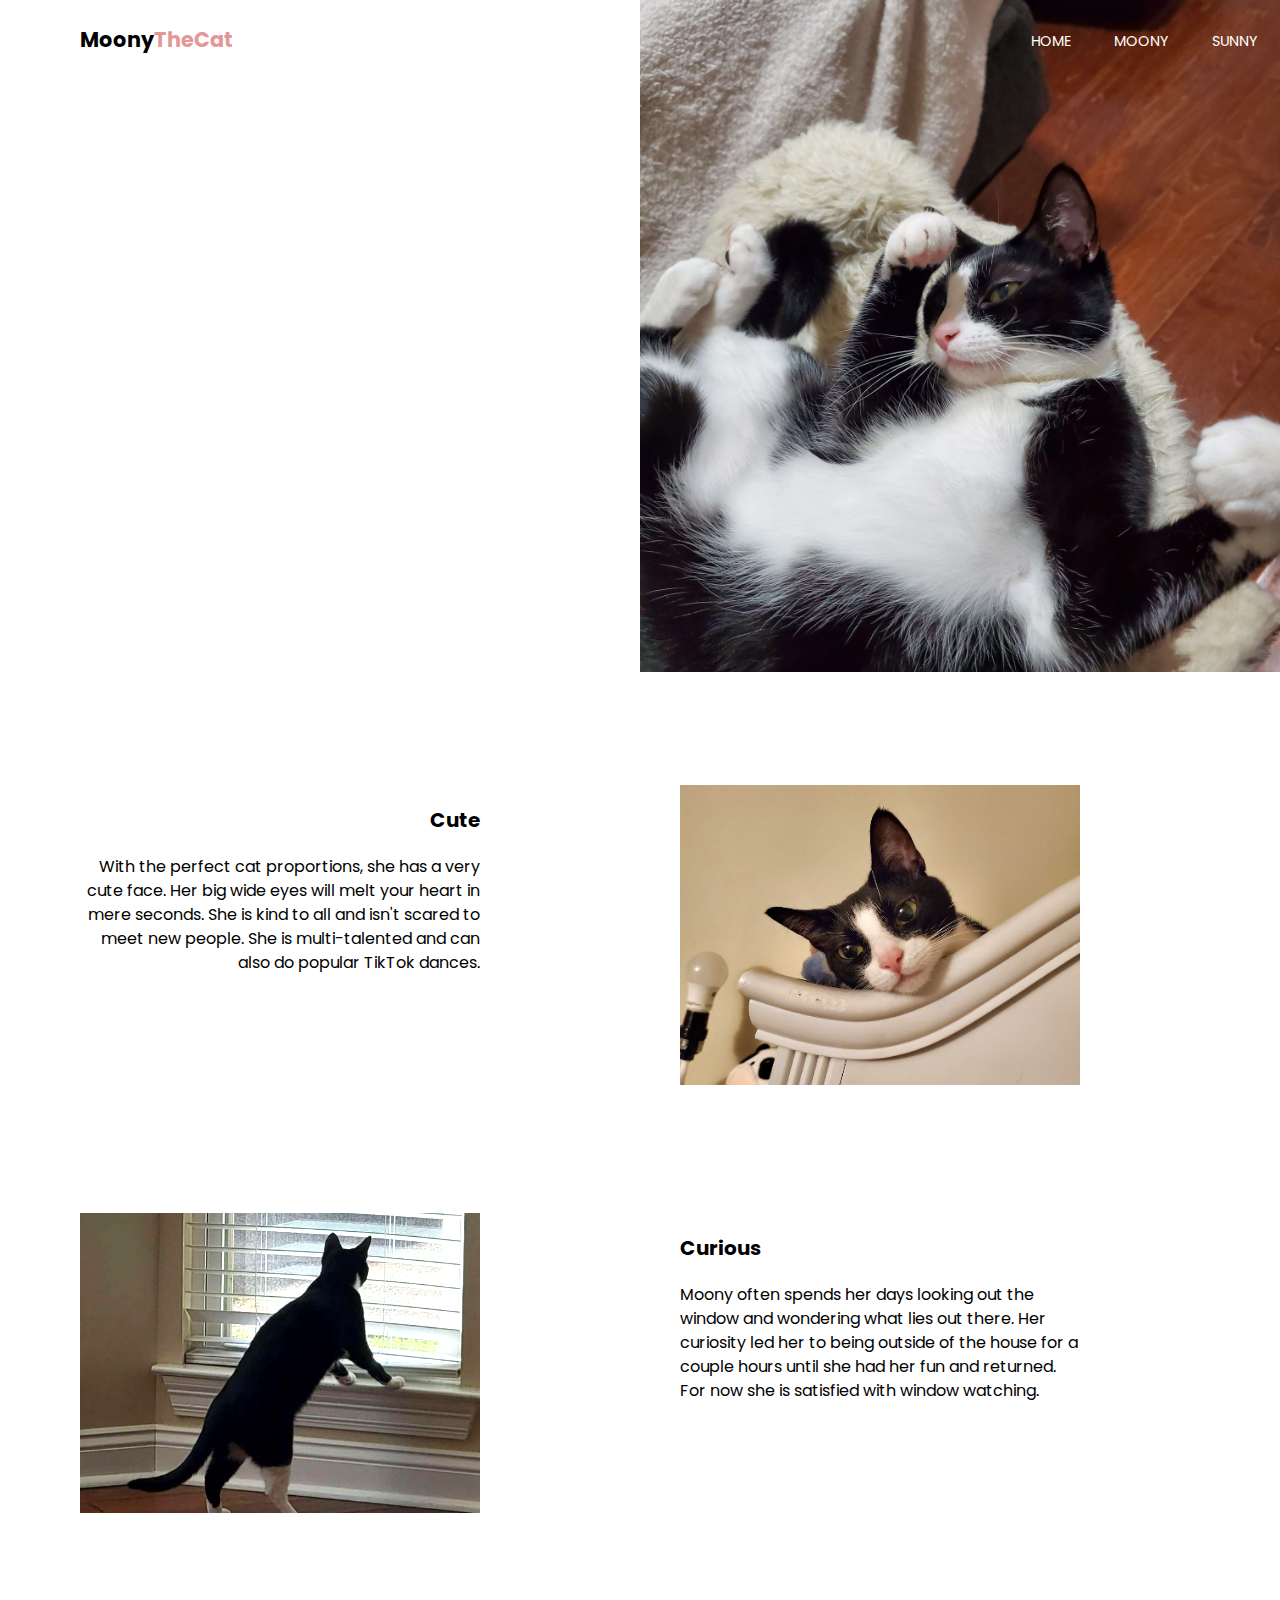
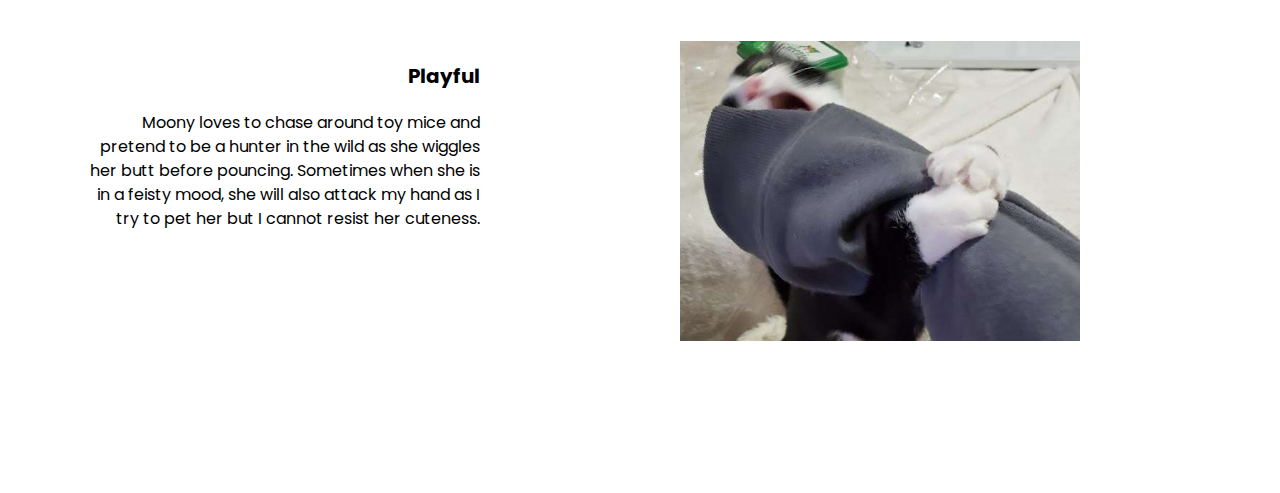
<file: index.html>
<!DOCTYPE html>
<html lang="en">
  <head>
    <meta charset="UTF-8" />
    <meta http-equiv="X-UA-Compatible" content="IE=edge" />
    <meta name="viewport" content="width=device-width, initial-scale=1.0" />
    <title>Moony The Cat</title>
    <link rel="preconnect" href="https://fonts.googleapis.com" />
    <link rel="preconnect" href="https://fonts.gstatic.com" crossorigin />
    <link
      href="https://fonts.googleapis.com/css2?family=Poppins:wght@400;700&display=swap"
      rel="stylesheet"
    />
    <link rel="stylesheet" href="css/main.css" />
  </head>

  <body>
    <div class="hero-img"></div>
    <div class="wrapper">
      <header>
        <a href="#" class="logo">Moony<span>TheCat</span></a>

        <nav>
          <svg
            class="close"
            viewBox="0 0 24 24"
            fill="none"
            xmlns="http://www.w3.org/2000/svg"
          >
            <g clip-path="url(#clip0_118_2)">
              <path
                fill-rule="evenodd"
                clip-rule="evenodd"
                d="M12 14.121L17.303 19.425C17.5844 19.7064 17.966 19.8645 18.364 19.8645C18.7619 19.8645 19.1436 19.7064 19.425 19.425C19.7064 19.1436 19.8645 18.7619 19.8645 18.364C19.8645 17.966 19.7064 17.5844 19.425 17.303L14.12 12L19.424 6.69699C19.5632 6.55766 19.6737 6.39226 19.749 6.21024C19.8244 6.02821 19.8631 5.83313 19.8631 5.63613C19.8631 5.43914 19.8242 5.24407 19.7488 5.06209C19.6733 4.8801 19.5628 4.71475 19.4235 4.57549C19.2841 4.43622 19.1187 4.32576 18.9367 4.25042C18.7547 4.17507 18.5596 4.13631 18.3626 4.13636C18.1656 4.13641 17.9706 4.17526 17.7886 4.25069C17.6066 4.32612 17.4412 4.43666 17.302 4.57599L12 9.87899L6.69697 4.57599C6.55867 4.43266 6.3932 4.31831 6.21024 4.23961C6.02727 4.16091 5.83046 4.11944 5.63129 4.11762C5.43212 4.11579 5.23459 4.15365 5.05021 4.22899C4.86583 4.30432 4.6983 4.41562 4.55739 4.55639C4.41649 4.69717 4.30503 4.86459 4.22952 5.0489C4.15401 5.23321 4.11597 5.43071 4.1176 5.62988C4.11924 5.82905 4.16053 6.02589 4.23905 6.20894C4.31758 6.39198 4.43177 6.55755 4.57497 6.69599L9.87997 12L4.57597 17.303C4.29458 17.5844 4.13649 17.966 4.13649 18.364C4.13649 18.7619 4.29458 19.1436 4.57597 19.425C4.85737 19.7064 5.23902 19.8645 5.63697 19.8645C6.03492 19.8645 6.41658 19.7064 6.69797 19.425L12 14.12V14.121Z"
                fill="black"
              />
            </g>
            <defs>
              <clipPath id="clip0_118_2">
                <rect width="24" height="24" fill="white" />
              </clipPath>
            </defs>
          </svg>

          <ul>
            <li><a href="index.html">Home</a></li>
            <li><a href="moony.html">Moony</a></li>
            <li>
              <a
                href="https://sunnyvuu.github.io/personalwebsite/"
                target="_blank"
                rel="noopener noreferrer"
                >Sunny</a
              >
            </li>
          </ul>
        </nav>
        <svg
          class="menu"
          viewBox="0 0 48 32"
          fill="none"
          xmlns="http://www.w3.org/2000/svg"
        >
          <path
            d="M24 32H0V26.6667H24V32ZM48 18.6667H0V13.3333H48V18.6667ZM48 5.33333H24V0H48V5.33333Z"
            fill="white"
          />
        </svg>
      </header>

      <section class="hero">
        <h1>Moony is a cutie tuxedo cat</h1>
        <p class="subhead">
          Moony is a silly cute 2 year old cat that enjoys laying in the
          sunlight, chirping at small wildlife. She loves chicken and will stand
          up and grab it! Don't forget to water her with fresh sink water
        </p>
        <svg
          class="down-arrow"
          viewBox="0 0 16 132"
          fill="none"
          xmlns="http://www.w3.org/2000/svg"
        >
          <path
            d="M7.29289 131.707C7.68341 132.098 8.31658 132.098 8.7071 131.707L15.0711 125.343C15.4616 124.953 15.4616 124.319 15.0711 123.929C14.6805 123.538 14.0474 123.538 13.6568 123.929L7.99999 129.586L2.34314 123.929C1.95262 123.538 1.31945 123.538 0.928927 123.929C0.538402 124.319 0.538402 124.953 0.928927 125.343L7.29289 131.707ZM7 -4.37114e-08L6.99999 131L8.99999 131L9 4.37114e-08L7 -4.37114e-08Z"
            fill="black"
          />
        </svg>
      </section>
      <section class="more-info">
        <div class="feature">
          <div class="content">
            <p class="title">Cute</p>
            <p class="desc">
              With the perfect cat proportions, she has a very cute face. Her
              big wide eyes will melt your heart in mere seconds. She is kind to
              all and isn't scared to meet new people. She is multi-talented and
              can also do popular TikTok dances.
            </p>
          </div>
          <img
            src="assets/leaning.jpg"
            alt="Moony"
            style="filter: brightness(120%)"
          />
        </div>
        <div class="feature left">
          <div class="content">
            <p class="title">Curious</p>
            <p class="desc">
              Moony often spends her days looking out the window and wondering
              what lies out there. Her curiosity led her to being outside of the
              house for a couple hours until she had her fun and returned. For
              now she is satisfied with window watching.
            </p>
          </div>
          <img
            src="assets/window-watching.jpg"
            alt="Moony"
            style="filter: brightness(130%)"
          />
        </div>
        <div class="feature">
          <div class="content">
            <p class="title">Playful</p>
            <p class="desc">
              Moony loves to chase around toy mice and pretend to be a hunter in
              the wild as she wiggles her butt before pouncing. Sometimes when
              she is in a feisty mood, she will also attack my hand as I try to
              pet her but I cannot resist her cuteness.
            </p>
          </div>
          <img src="assets/standing-attack.jpg" alt="Moony" />
        </div>
      </section>
    </div>

    <script>
      const menu = document.querySelector(".menu");
      const close = document.querySelector(".close");
      const nav = document.querySelector("nav");

      menu.addEventListener("click", () => {
        nav.classList.add("open-nav");
      });

      close.addEventListener("click", () => {
        nav.classList.remove("open-nav");
      });
    </script>
  </body>
</html>
</file>
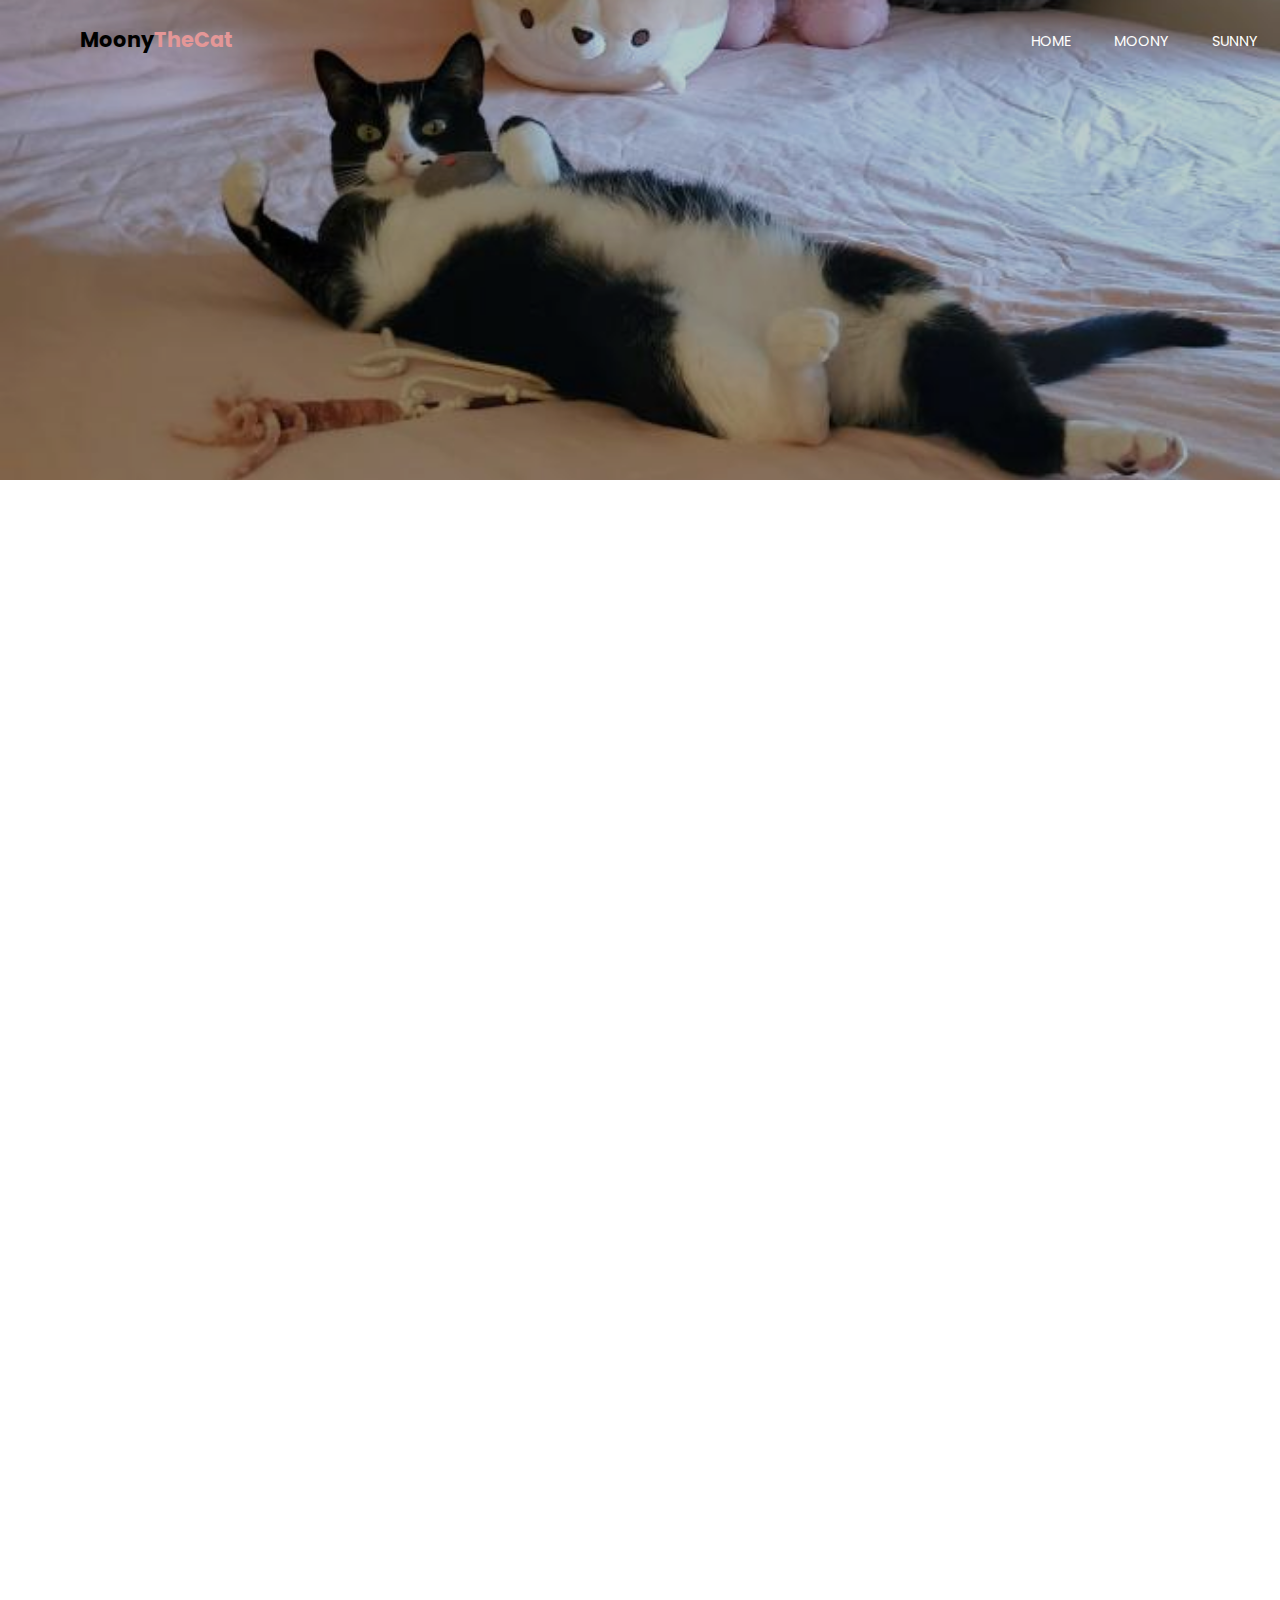
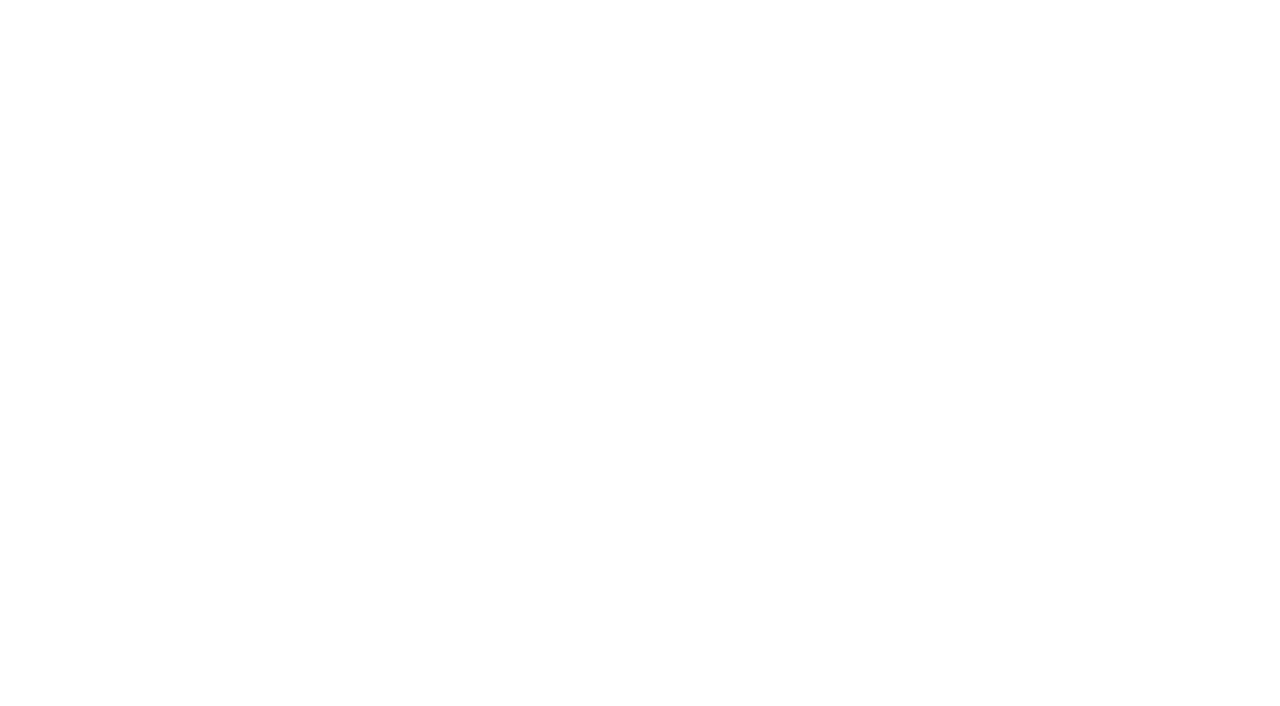
<file: moony.html>
<!DOCTYPE html>
<html lang="en">
  <head>
    <meta charset="UTF-8" />
    <meta http-equiv="X-UA-Compatible" content="IE=edge" />
    <meta name="viewport" content="width=device-width, initial-scale=1.0" />
    <title>Moony The Cat</title>
    <link rel="preconnect" href="https://fonts.googleapis.com" />
    <link rel="preconnect" href="https://fonts.gstatic.com" crossorigin />
    <link
      href="https://fonts.googleapis.com/css2?family=Poppins:wght@400;700&display=swap"
      rel="stylesheet"
    />
    <link rel="stylesheet" href="css/moony.css" />
  </head>

  <body>
    <div class="hero-img"></div>
    <div class="wrapper">
      <header>
        <a href="#" class="logo">Moony<span>TheCat</span></a>

        <nav>
          <svg
            class="close"
            viewBox="0 0 24 24"
            fill="none"
            xmlns="http://www.w3.org/2000/svg"
          >
            <g clip-path="url(#clip0_118_2)">
              <path
                fill-rule="evenodd"
                clip-rule="evenodd"
                d="M12 14.121L17.303 19.425C17.5844 19.7064 17.966 19.8645 18.364 19.8645C18.7619 19.8645 19.1436 19.7064 19.425 19.425C19.7064 19.1436 19.8645 18.7619 19.8645 18.364C19.8645 17.966 19.7064 17.5844 19.425 17.303L14.12 12L19.424 6.69699C19.5632 6.55766 19.6737 6.39226 19.749 6.21024C19.8244 6.02821 19.8631 5.83313 19.8631 5.63613C19.8631 5.43914 19.8242 5.24407 19.7488 5.06209C19.6733 4.8801 19.5628 4.71475 19.4235 4.57549C19.2841 4.43622 19.1187 4.32576 18.9367 4.25042C18.7547 4.17507 18.5596 4.13631 18.3626 4.13636C18.1656 4.13641 17.9706 4.17526 17.7886 4.25069C17.6066 4.32612 17.4412 4.43666 17.302 4.57599L12 9.87899L6.69697 4.57599C6.55867 4.43266 6.3932 4.31831 6.21024 4.23961C6.02727 4.16091 5.83046 4.11944 5.63129 4.11762C5.43212 4.11579 5.23459 4.15365 5.05021 4.22899C4.86583 4.30432 4.6983 4.41562 4.55739 4.55639C4.41649 4.69717 4.30503 4.86459 4.22952 5.0489C4.15401 5.23321 4.11597 5.43071 4.1176 5.62988C4.11924 5.82905 4.16053 6.02589 4.23905 6.20894C4.31758 6.39198 4.43177 6.55755 4.57497 6.69599L9.87997 12L4.57597 17.303C4.29458 17.5844 4.13649 17.966 4.13649 18.364C4.13649 18.7619 4.29458 19.1436 4.57597 19.425C4.85737 19.7064 5.23902 19.8645 5.63697 19.8645C6.03492 19.8645 6.41658 19.7064 6.69797 19.425L12 14.12V14.121Z"
                fill="black"
              />
            </g>
            <defs>
              <clipPath id="clip0_118_2">
                <rect width="24" height="24" fill="white" />
              </clipPath>
            </defs>
          </svg>

          <ul>
            <li><a href="index.html">Home</a></li>
            <li><a href="moony.html">Moony</a></li>
            <li>
              <a
                href="https://sunnyvuu.github.io/personalwebsite/"
                target="_blank"
                rel="noopener noreferrer"
                >Sunny</a
              >
            </li>
          </ul>
        </nav>
        <svg
          class="menu"
          viewBox="0 0 48 32"
          fill="none"
          xmlns="http://www.w3.org/2000/svg"
        >
          <path
            d="M24 32H0V26.6667H24V32ZM48 18.6667H0V13.3333H48V18.6667ZM48 5.33333H24V0H48V5.33333Z"
            fill="white"
          />
        </svg>
      </header>
    </div>

    <section class="hero">
      <div class="feature">
        <div class="content">
          <p class="title">Origin Story</p>
          <p class="desc">
            Moony was born on August, 11, 2020 at the Companion Animal Alliance
            shelter in Baton Rouge, Louisiana. She was adopted after a couple
            months, however, she did not stay long as she was a troubled kitten.
            She had a bad habit of using the bed and other soft surfaces as her
            toilet. Her owners were frustrated and did not want to put in
            effort, so they decided to return her back to CAA. She had to go
            back to being in a small display cage.
          </p>

          <div class="images">
            <img src="assets/shelter.jpg" alt="Moony" />
            <img src="assets/first-day.jpg" alt="Moony" />
            <img src="assets/exploring-kitten.jpg" alt="Moony" />
          </div>

          <p class="desc">
            I had been wanting to adopt a cat for a long time and started to
            look into the requirements of being a cat owner. After doing the
            research and getting all the necessary items (such as a carrier,
            litter box, water fountain, and more), I went to the Companion
            Animal Aliiance shelter to adopt a cat. I went around the cat area
            until I saw her. She looked at me with her big green eyes. She
            reminded me of a cat my father fed at his workplace, another tuxedo
            with a similar facial pattern. I hadn't told him that I was adopting
            a cat although we were living together. I thought that seeing a
            familiar cat would make him warm up sooner. After interacting with
            her in a private room, I decided that she was the one. After a
            couple days of waiting, I was able to bring her home.
          </p>

          <div class="images">
            <img src="assets/plastic-bed.jpg" alt="Moony" />
            <img src="assets/plastic-bed-2.jpg" alt="Moony" />
          </div>

          <p class="desc">
            The shelter let me know that she was a returnee due to her bad habit
            but I thought it would have been fine. She behaved the first evening
            but surprised me the second, as she had peed on my bed. I ran to the
            nearest pet store and purchased enzyme killer so that she wouldn't
            see the bed as a toilet. Although she had peed on it a couple more
            times afterwards, I found a temporary solution of using a plastic
            shower curtain from the dollar tree to deter her. The plastic sheet
            laid above the bedding from when I had adopter her in late September
            to early January. It was a hassle to sleep under the plastic as it
            trapped heat in and often led to condensation build up, but it was a
            worthwhile effort. Moony had learned to use only the litter box as
            her go to toilet.
          </p>

          <p class="title">Why "Moony"?</p>

          <p class="desc">
            Originally, Moony was named Cleo. Cleo is a cute name for a cat but
            I wanted her name to be something silly. I didn't know if she was a
            female or male cat from the display case so I said that if it was a
            male, I would name it Bob. Bob being a reference to the purple
            spotted cat in the Animal Crossing franchise. Generic black and
            white pet names include Oreo and Domino and I wanted to avoid that.
            But I can't say I was super original as I also liked names that were
            usually resevered for fully black pets like Luna. Moon related
            names.. led to Moony. It also just worked out as my nickname is
            "Sunny". So, we were Sunny and Moony.
          </p>

          <div class="images">
            <img src="assets/moon.jpg" alt="Moony" />
            <img src="assets/bug-eyes.jpg" alt="Moony" />
            <img src="assets/upside-down.jpg" alt="Moony" />
          </div>
        </div>
      </div>
    </section>
    <script>
      const menu = document.querySelector(".menu");
      const close = document.querySelector(".close");
      const nav = document.querySelector("nav");

      menu.addEventListener("click", () => {
        nav.classList.add("open-nav");
      });

      close.addEventListener("click", () => {
        nav.classList.remove("open-nav");
      });
    </script>
  </body>
</html>
</file>
<file: css/main.css>
body {
  margin: 1.5em;
  font-family: "Poppins";
}

a {
  text-decoration: none;
  font-size: 1.3rem;
}

.hero-img {
  position: absolute;
  top: 0;
  left: 0;
  background: url("../assets/weird.jpg");
  background-size: cover;
  background-position-x: 50%;
  background-position-y: 50%;
  width: 100%;
  height: 100vh;
  z-index: -1;
  filter: brightness(60%);
  animation: introLoad 2s forwards;
}

.logo {
  color: white;
  font-weight: bold;
}

nav {
  position: fixed;
  right: 0;
  top: 0;
  background: white;
  height: 100vh;
  width: 50%;
  z-index: 999;
  text-transform: uppercase;
  transform: translateX(100%);
  transition: transform 0.5s ease-in-out;
}
nav ul {
  list-style-type: none;
  padding: 0;
  margin-top: 8em;
}
nav a {
  color: black;
  padding: 0.75em 2em;
  display: block;
  width: 100%;
}
nav a:hover {
  background: pink;
}
nav .close {
  float: right;
  margin: 2em;
  width: 2em;
}

header {
  display: flex;
  justify-content: space-between;
}
header svg {
  width: 3em;
  margin-top: -0.6em;
  cursor: pointer;
}

h1 {
  font-size: 3rem;
  margin-top: 2em;
  line-height: 3.3rem;
}

.subhead {
  font-size: 1.4rem;
  text-shadow: 1px 0 0 #000, 0 -1px 0 #000, 0 1px 0 #000, -1px 0 0 #000;
}

section.hero {
  color: white;
  height: 80vh;
  animation: moveDown 1s ease-in-out forwards;
  opacity: 0;
  margin-bottom: 4.5em;
}
section.hero .down-arrow {
  stroke: pink;
  fill: pink;
  position: absolute;
  bottom: 1em;
  width: 1em;
  animation: moveArrow 1s alternate-reverse infinite;
}
section.hero .down-arrow path {
  fill: white;
}

img {
  width: 300px;
  height: 300px;
  -o-object-fit: cover;
     object-fit: cover;
  overflow: hidden;
  background-position-x: 50%;
  background-position-y: 50%;
}

.more-info {
  display: flex;
  flex-direction: column;
  text-align: center;
}
.more-info .title {
  font-weight: bold;
  font-size: 1.25rem;
}
.more-info .desc {
  line-height: 1.5rem;
}

.open-nav {
  transform: translateX(0%);
}

@media only screen and (min-width: 680px) {
  body {
    margin: 1.5em 5em;
    font-family: "Poppins";
  }
}
@media only screen and (min-width: 920px) {
  .menu {
    display: none;
  }
  nav {
    transform: translateX(0);
    position: unset;
    display: block;
    width: auto;
    height: auto;
    background: none;
  }
  nav svg.close {
    display: none;
  }
  nav ul {
    display: flex;
    margin: 0;
  }
  nav ul a {
    color: white;
    padding: 0.5em 1.5em;
    font-size: 0.9rem;
  }
  nav ul a:hover {
    background: none;
    text-decoration: underline;
  }
  .hero-img {
    left: unset;
    right: 0;
    width: 50%;
    height: 42em;
    filter: brightness(100%);
  }
  .logo {
    color: black;
  }
  .logo span {
    color: #e49797;
  }
  .subhead {
    text-shadow: revert;
  }
  section.hero {
    color: black;
    height: auto;
    width: 40%;
    margin-bottom: 8em;
  }
  section.hero svg.down-arrow {
    stroke: #e49797;
    position: unset;
    margin-top: 2em;
  }
  section.hero svg.down-arrow path {
    fill: #e49797;
  }
  .feature {
    display: grid;
    grid-template-columns: repeat(2, auto);
    gap: 3em;
    margin-bottom: 8em;
  }
  .feature img {
    width: 25em;
  }
  .feature .content {
    text-align: right;
    width: 25em;
  }
  .feature.left {
    grid-template-areas: "left right";
  }
  .feature.left img {
    grid-area: left;
  }
  .feature.left .content {
    text-align: left;
    width: 25em;
    justify-self: left;
  }
}
@media only screen and (min-width: 1200px) {
  .wrapper {
    width: 1200px;
    margin: 0 auto;
  }
  .feature {
    gap: 0;
  }
}
@keyframes introLoad {
  from {
    -webkit-clip-path: polygon(0 0, 100% 0, 100% 0, 0 0);
            clip-path: polygon(0 0, 100% 0, 100% 0, 0 0);
  }
  to {
    -webkit-clip-path: polygon(0 0, 100% 0, 100% 100%, 0 100%);
            clip-path: polygon(0 0, 100% 0, 100% 100%, 0 100%);
  }
}
@keyframes moveArrow {
  from {
    transform: translateY(-25px);
  }
  to {
    transform: translateY(0px);
  }
}
@keyframes moveDown {
  from {
    transform: translateY(-100px);
  }
  to {
    transform: translateY(0px);
    opacity: 1;
  }
}/*# sourceMappingURL=main.css.map */
</file>
<file: css/moony.css>
body {
  margin: 1.5em;
  font-family: "Poppins";
}

a {
  text-decoration: none;
  font-size: 1.3rem;
}

.hero-img {
  position: absolute;
  top: 0;
  left: 0;
  background: url("../assets/chilling.jpg");
  background-size: cover;
  background-position-x: 50%;
  background-position-y: 40%;
  width: 100%;
  height: 50vh;
  z-index: -1;
  filter: brightness(70%);
  animation: introLoad 2s forwards;
}

.logo {
  color: white;
  font-weight: bold;
}

nav {
  position: fixed;
  right: 0;
  top: 0;
  background: white;
  height: 100vh;
  width: 50%;
  z-index: 999;
  text-transform: uppercase;
  transform: translateX(100%);
  transition: transform 0.5s ease-in-out;
}
nav ul {
  list-style-type: none;
  padding: 0;
  margin-top: 8em;
}
nav a {
  color: black;
  padding: 0.75em 2em;
  display: block;
  width: 100%;
}
nav a:hover {
  background: pink;
}
nav .close {
  float: right;
  margin: 2em;
  width: 2em;
}

header {
  display: flex;
  justify-content: space-between;
  margin-bottom: 45vh;
}
header svg {
  width: 3em;
  margin-top: -0.6em;
  cursor: pointer;
}

h1 {
  font-size: 3rem;
  margin-top: 2em;
  line-height: 3.3rem;
}

.subhead {
  font-size: 1.4rem;
}

section.hero {
  color: black;
  height: 90vh;
  animation: moveDown 1s ease-in-out forwards;
  opacity: 0;
}
section.hero .title {
  font-size: 1.5em;
  font-weight: bold;
}

.feature {
  display: flex;
  flex-direction: column;
  align-items: center;
  text-align: center;
}

img {
  width: 300px;
  height: 300px;
  -o-object-fit: cover;
     object-fit: cover;
  overflow: hidden;
  background-position-x: 50%;
  background-position-y: 50%;
}

.open-nav {
  transform: translateX(0%);
}

@media only screen and (min-width: 680px) {
  body {
    margin: 1.5em 5em;
    font-family: "Poppins";
  }
}
@media only screen and (min-width: 680px) {
  body {
    margin: 1.5em 5em;
    font-family: "Poppins";
  }
}
@media only screen and (min-width: 920px) {
  .menu {
    display: none;
  }
  nav {
    transform: translateX(0);
    position: unset;
    display: block;
    width: auto;
    height: auto;
    background: none;
  }
  nav svg.close {
    display: none;
  }
  nav ul {
    display: flex;
    margin: 0;
  }
  nav ul a {
    color: white;
    padding: 0.5em 1.5em;
    font-size: 0.9rem;
  }
  nav ul a:hover {
    background: none;
    text-decoration: underline;
  }
  .hero-img {
    left: unset;
    right: 0;
    width: 100%;
    height: 30em;
    filter: brightness(80%);
  }
  .logo {
    color: black;
  }
  .logo span {
    color: #e49797;
  }
  header {
    margin-bottom: 30em;
  }
  section.hero {
    color: black;
    align-items: center;
  }
  section.hero .title {
    font-size: 1.5em;
    font-weight: bold;
  }
  section.hero .desc {
    width: 125vh;
  }
  .images {
    display: flex;
    flex-direction: row;
    justify-content: center;
  }
  .images img {
    margin: 1em;
  }
}
@media only screen and (min-width: 1200px) {
  .wrapper {
    width: 1200px;
    margin: 0 auto;
  }
  .feature {
    gap: 0;
  }
}
@keyframes introLoad {
  from {
    -webkit-clip-path: polygon(0 0, 100% 0, 100% 0, 0 0);
            clip-path: polygon(0 0, 100% 0, 100% 0, 0 0);
  }
  to {
    -webkit-clip-path: polygon(0 0, 100% 0, 100% 100%, 0 100%);
            clip-path: polygon(0 0, 100% 0, 100% 100%, 0 100%);
  }
}
@keyframes moveArrow {
  from {
    transform: translateY(-25px);
  }
  to {
    transform: translateY(0px);
  }
}
@keyframes moveDown {
  from {
    transform: translateY(-100px);
  }
  to {
    transform: translateY(0px);
    opacity: 1;
  }
}/*# sourceMappingURL=moony.css.map */
</file>
